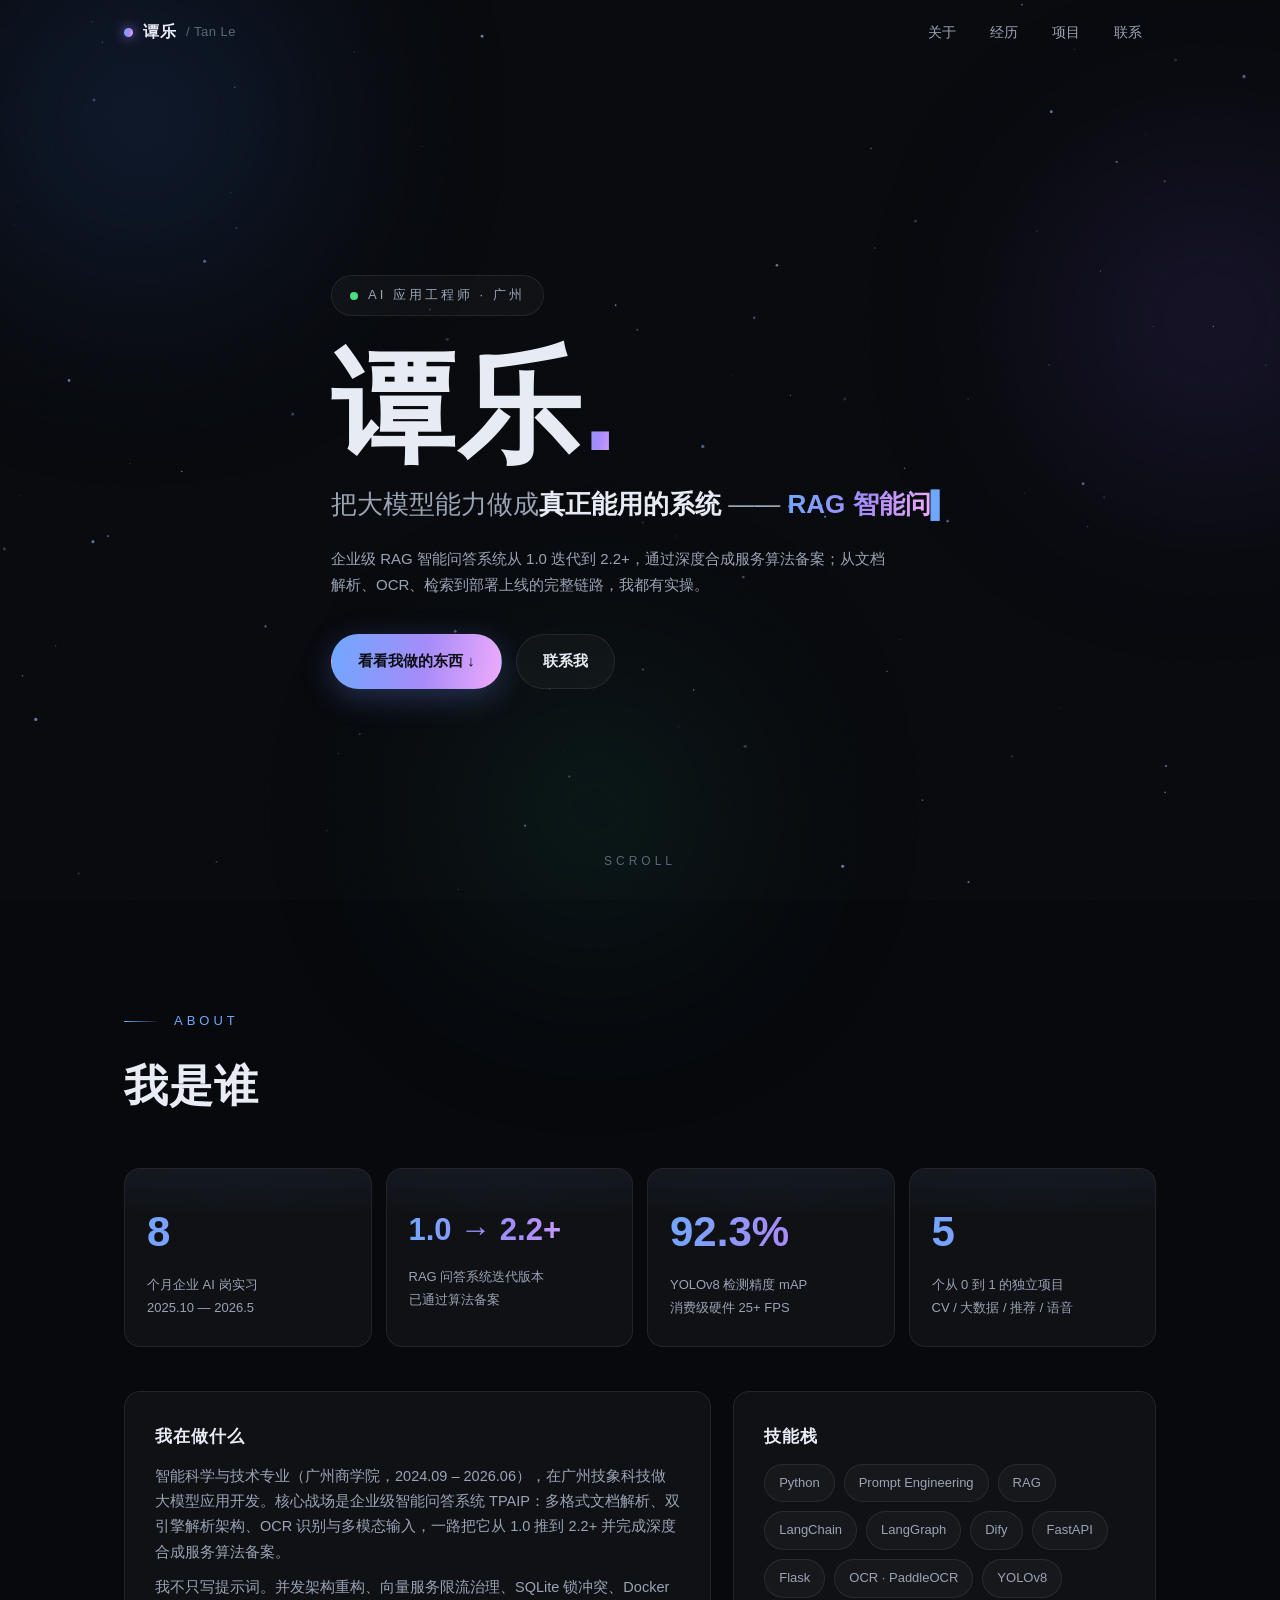
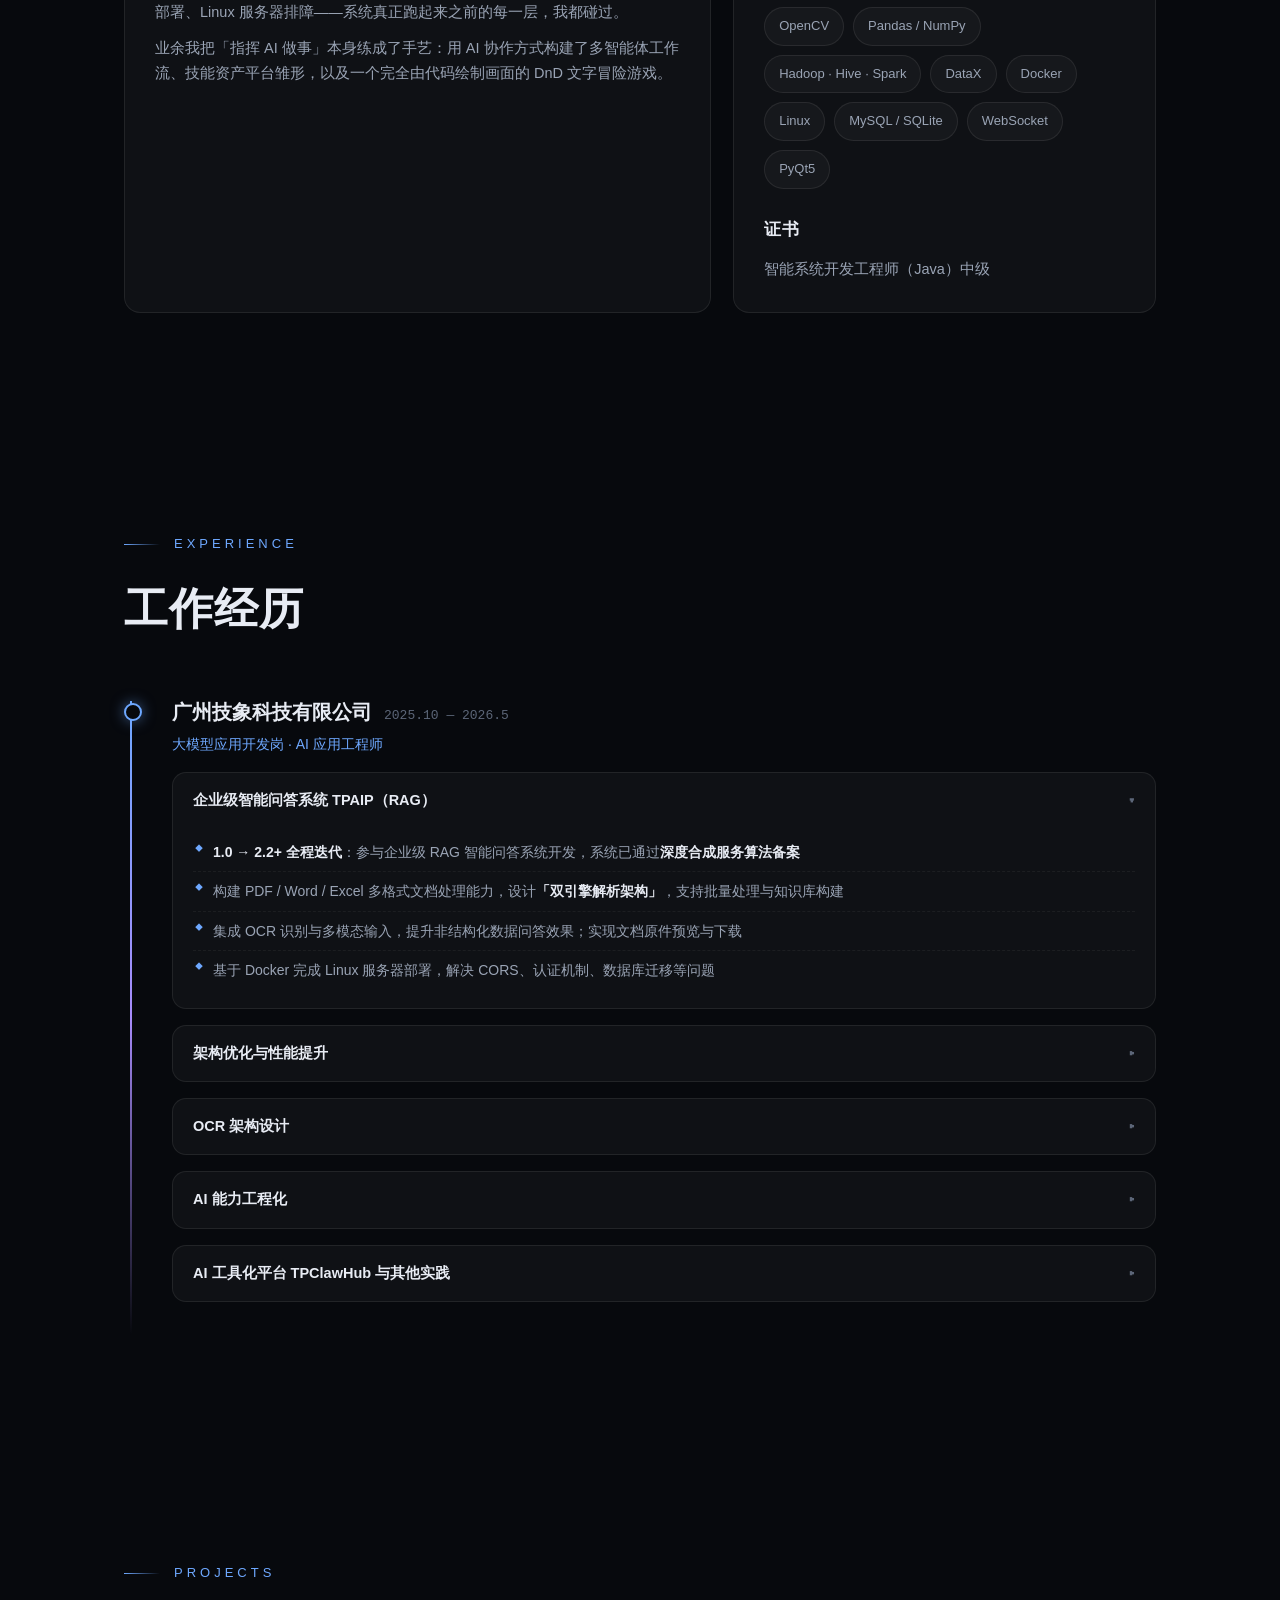
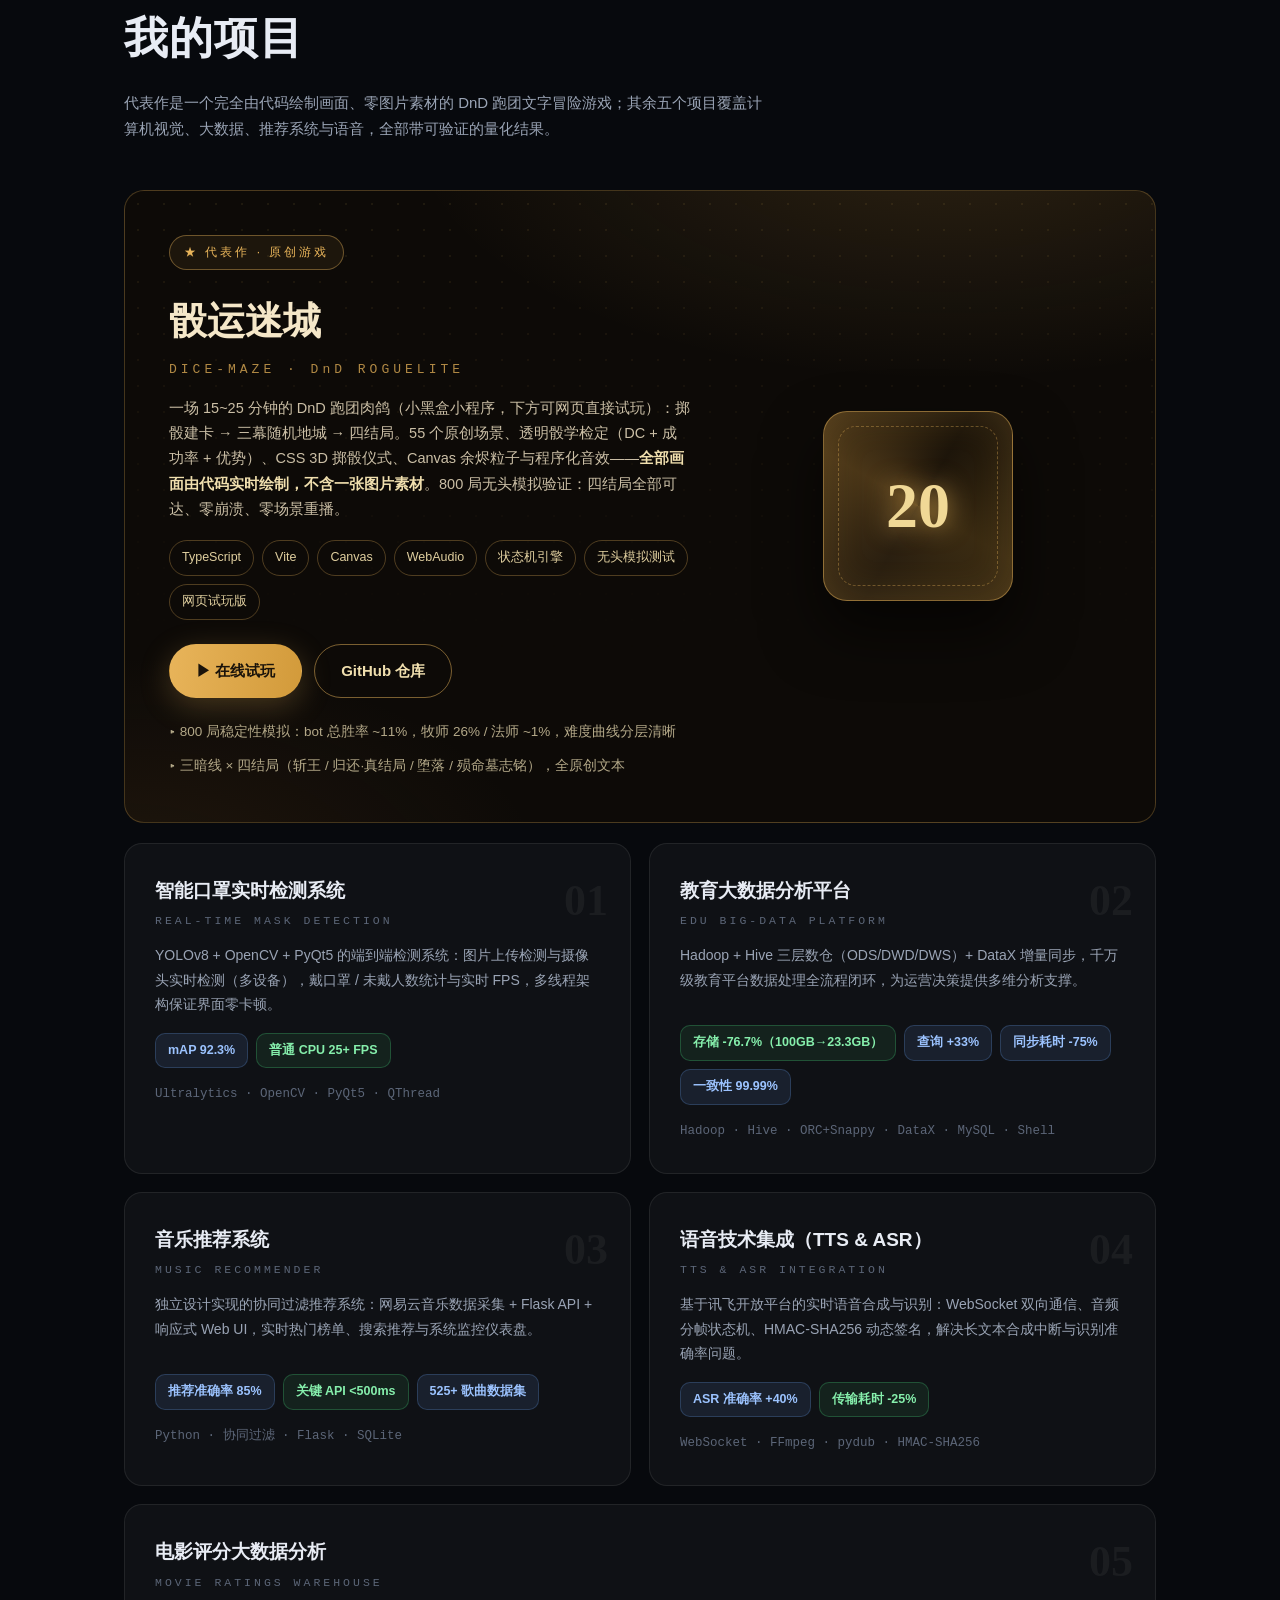
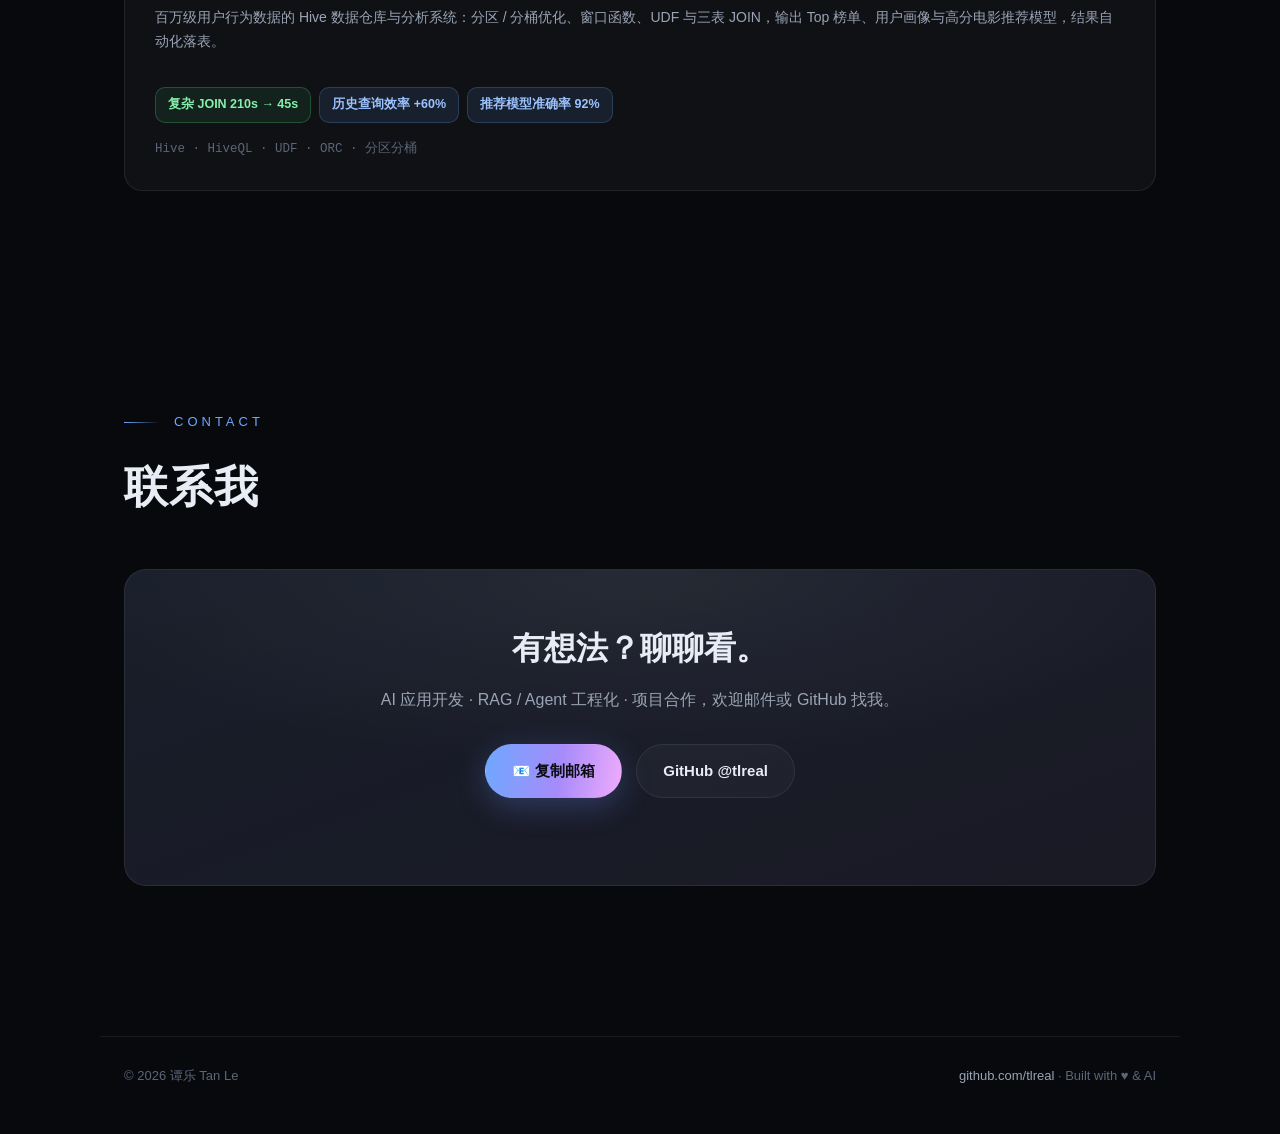
<file: index.html>
<!DOCTYPE html>
<html lang="zh-CN">
<head>
<meta charset="UTF-8">
<meta name="viewport" content="width=device-width, initial-scale=1.0">
<title>谭乐 · AI 应用工程师</title>
<meta name="description" content="谭乐 — AI 应用工程师。大模型应用 / RAG 智能问答 / Agent 工程化 / 计算机视觉 / 大数据。主导企业级 RAG 问答系统 1.0→2.2+ 迭代并通过深度合成服务算法备案。">
<link rel="icon" href="data:image/svg+xml,%3Csvg xmlns='http://www.w3.org/2000/svg' viewBox='0 0 100 100'%3E%3Cdefs%3E%3ClinearGradient id='g' x1='0' y1='0' x2='1' y2='1'%3E%3Cstop offset='0' stop-color='%236ea8ff'/%3E%3Cstop offset='1' stop-color='%23a78bfa'/%3E%3C/linearGradient%3E%3C/defs%3E%3Crect width='100' height='100' rx='22' fill='%230b0e14'/%3E%3Ctext x='50' y='68' font-size='52' font-weight='700' text-anchor='middle' fill='url(%23g)' font-family='sans-serif'%3E乐%3C/text%3E%3C/svg%3E">
<link rel="stylesheet" href="styles.css">
</head>
<body>
<div class="noise"></div>
<canvas id="stars"></canvas>
<div class="glow g1"></div><div class="glow g2"></div><div class="glow g3"></div>

<nav id="nav">
  <div class="nav-in">
    <a class="brand" href="#top"><span class="dot"></span>谭乐<span style="color:var(--dim);font-weight:400;font-size:13px">/ Tan Le</span></a>
    <div class="nav-links">
      <a href="#about">关于</a><a href="#work">经历</a><a href="#projects">项目</a><a href="#contact">联系</a>
    </div>
  </div>
</nav>

<header id="top">
  <div class="wrap">
    <div class="hero-eyebrow reveal"><span class="pulse"></span>AI 应用工程师 · 广州</div>
    <h1 class="hero-name reveal d1">谭乐<span class="grad">.</span></h1>
    <div class="hero-role reveal d2">把大模型能力做成<b>真正能用的系统</b> —— <span class="typed" id="typed"></span><span style="color:var(--acc)">▌</span></div>
    <p class="hero-sub reveal d3">企业级 RAG 智能问答系统从 1.0 迭代到 2.2+，通过深度合成服务算法备案；从文档解析、OCR、检索到部署上线的完整链路，我都有实操。</p>
    <div class="hero-cta reveal d4">
      <a class="btn primary" href="#projects">看看我做的东西 ↓</a>
      <a class="btn ghost" href="#contact">联系我</a>
    </div>
  </div>
  <div class="hero-foot">SCROLL</div>
</header>

<section id="about">
  <div class="wrap">
    <div class="sec-tag reveal">ABOUT</div>
    <h2 class="sec-title reveal d1">我是谁</h2>
    <div class="stats">
      <div class="stat reveal"><div class="num" data-count="8">0</div><div class="lab">个月企业 AI 岗实习<br>2025.10 — 2026.5</div></div>
      <div class="stat reveal d1"><div class="num sm">1.0 → 2.2+</div><div class="lab">RAG 问答系统迭代版本<br>已通过算法备案</div></div>
      <div class="stat reveal d2"><div class="num"><span data-count="92.3" data-dec="1">0</span>%</div><div class="lab">YOLOv8 检测精度 mAP<br>消费级硬件 25+ FPS</div></div>
      <div class="stat reveal d3"><div class="num"><span data-count="5">0</span></div><div class="lab">个从 0 到 1 的独立项目<br>CV / 大数据 / 推荐 / 语音</div></div>
    </div>
    <div class="about-grid">
      <div class="about-card reveal">
        <h3>我在做什么</h3>
        <p>智能科学与技术专业（广州商学院，2024.09 – 2026.06），在广州技象科技做大模型应用开发。核心战场是企业级智能问答系统 TPAIP：多格式文档解析、双引擎解析架构、OCR 识别与多模态输入，一路把它从 1.0 推到 2.2+ 并完成深度合成服务算法备案。</p>
        <p>我不只写提示词。并发架构重构、向量服务限流治理、SQLite 锁冲突、Docker 部署、Linux 服务器排障——系统真正跑起来之前的每一层，我都碰过。</p>
        <p>业余我把「指挥 AI 做事」本身练成了手艺：用 AI 协作方式构建了多智能体工作流、技能资产平台雏形，以及一个完全由代码绘制画面的 DnD 文字冒险游戏。</p>
      </div>
      <div class="about-card reveal d1">
        <h3>技能栈</h3>
        <div class="chips">
          <span class="chip">Python</span><span class="chip">Prompt Engineering</span><span class="chip">RAG</span><span class="chip">LangChain</span><span class="chip">LangGraph</span><span class="chip">Dify</span><span class="chip">FastAPI</span><span class="chip">Flask</span><span class="chip">OCR · PaddleOCR</span><span class="chip">YOLOv8</span><span class="chip">OpenCV</span><span class="chip">Pandas / NumPy</span><span class="chip">Hadoop · Hive · Spark</span><span class="chip">DataX</span><span class="chip">Docker</span><span class="chip">Linux</span><span class="chip">MySQL / SQLite</span><span class="chip">WebSocket</span><span class="chip">PyQt5</span>
        </div>
        <h3 style="margin-top:26px">证书</h3>
        <p style="margin-bottom:0">智能系统开发工程师（Java）中级</p>
      </div>
    </div>
  </div>
</section>

<section id="work">
  <div class="wrap">
    <div class="sec-tag reveal">EXPERIENCE</div>
    <h2 class="sec-title reveal d1">工作经历</h2>
    <div class="timeline">
      <div class="t-item reveal">
        <div class="t-head"><h3>广州技象科技有限公司</h3><span class="when">2025.10 — 2026.5</span></div>
        <div class="t-role">大模型应用开发岗 · AI 应用工程师</div>
        <details class="t-block" open>
          <summary>企业级智能问答系统 TPAIP（RAG）<span class="arr">▸</span></summary>
          <div class="t-body"><ul>
            <li><b>1.0 → 2.2+ 全程迭代</b>：参与企业级 RAG 智能问答系统开发，系统已通过<b>深度合成服务算法备案</b></li>
            <li>构建 PDF / Word / Excel 多格式文档处理能力，设计<b>「双引擎解析架构」</b>，支持批量处理与知识库构建</li>
            <li>集成 OCR 识别与多模态输入，提升非结构化数据问答效果；实现文档原件预览与下载</li>
            <li>基于 Docker 完成 Linux 服务器部署，解决 CORS、认证机制、数据库迁移等问题</li>
          </ul></div>
        </details>
        <details class="t-block">
          <summary>架构优化与性能提升<span class="arr">▸</span></summary>
          <div class="t-body"><ul>
            <li>重构并发处理架构：<b>多进程 Worker + 线程池</b>，显著提升高并发处理能力</li>
            <li>解决向量服务限流（403）：设计<b>请求限速与重试机制</b>，提升系统稳定性</li>
            <li>重构任务队列与数据库事务机制，解决 <b>SQLite 锁冲突</b>；构建文档处理队列与异步机制，平衡一致性与吞吐</li>
          </ul></div>
        </details>
        <details class="t-block">
          <summary>OCR 架构设计<span class="arr">▸</span></summary>
          <div class="t-body"><ul>
            <li>设计并落地<b>「远程 OCR 服务架构」</b>：FastAPI 部署 OCR 服务，本地 / 远程自动切换与容错</li>
            <li>完成本机 OCR / 远程 OCR / DeepSeek-OCR 多方案对比，输出测试报告并确定最优路线</li>
            <li>明确 PaddleOCR 与 DeepSeek-OCR 分工，实现能力分层组合；高并发与复杂 PDF 场景下达到<b>可生产级</b>成功率与响应性能</li>
          </ul></div>
        </details>
        <details class="t-block">
          <summary>AI 能力工程化<span class="arr">▸</span></summary>
          <div class="t-body"><ul>
            <li>调研对比 <b>LangChain / LangGraph / Dify</b>，输出技术选型与演进分析文档</li>
            <li>拆解 Agent 执行机制，形成技术文档并完成团队分享；将 AI 能力工程化为可复用模块</li>
          </ul></div>
        </details>
        <details class="t-block">
          <summary>AI 工具化平台 TPClawHub 与其他实践<span class="arr">▸</span></summary>
          <div class="t-body"><ul>
            <li>参与设计开发 <b>TPClawHub（Skills 管理平台）</b>，实现 AI 能力资产化与复用</li>
            <li>开发 <b>File2Skills</b>：多格式文档 → skills.zip 自动转换（LLM 语义拆分 + OCR）；重构 Skill 创建流程为结构化表单 + Validator</li>
            <li>打通 Skills 全链路「创建→审核→优化→发布→使用」，实现 CLI 多源加载与 GitLab 自动备份</li>
            <li>搭建低空无人机展示平台（<b>MQTT → InfluxDB → 前端可视化</b>完整数据链路）；支持算法备案材料整理与 AI 系统合规建设</li>
          </ul></div>
        </details>
      </div>
    </div>
  </div>
</section>

<section id="projects">
  <div class="wrap">
    <div class="sec-tag reveal">PROJECTS</div>
    <h2 class="sec-title reveal d1">我的项目</h2>
    <p class="sec-desc reveal d2">代表作是一个完全由代码绘制画面、零图片素材的 DnD 跑团文字冒险游戏；其余五个项目覆盖计算机视觉、大数据、推荐系统与语音，全部带可验证的量化结果。</p>

    <div class="proj-hero reveal">
      <div class="ph-in">
        <div>
          <span class="ph-badge">★ 代表作 · 原创游戏</span>
          <h3>骰运迷城</h3>
          <div class="ph-en">DICE-MAZE · DnD ROGUELITE</div>
          <p class="desc">一场 15~25 分钟的 DnD 跑团肉鸽（小黑盒小程序，下方可网页直接试玩）：掷骰建卡 → 三幕随机地城 → 四结局。55 个原创场景、透明骰学检定（DC + 成功率 + 优势）、CSS 3D 掷骰仪式、Canvas 余烬粒子与程序化音效——<b style="color:#f0dfae">全部画面由代码实时绘制，不含一张图片素材</b>。800 局无头模拟验证：四结局全部可达、零崩溃、零场景重播。</p>
          <div class="ph-tags"><span>TypeScript</span><span>Vite</span><span>Canvas</span><span>WebAudio</span><span>状态机引擎</span><span>无头模拟测试</span><span>网页试玩版</span></div>
          <div class="ph-actions">
            <a class="btn gold" href="/dice-maze/" target="_blank" rel="noopener">▶ 在线试玩</a>
            <a class="btn outline-gold" href="https://github.com/tlreal/dice-maze" target="_blank" rel="noopener">GitHub 仓库</a>
          </div>
          <div class="ph-meta"><span>▸ 800 局稳定性模拟：bot 总胜率 ~11%，牧师 26% / 法师 ~1%，难度曲线分层清晰</span><span>▸ 三暗线 × 四结局（斩王 / 归还·真结局 / 堕落 / 殒命墓志铭），全原创文本</span></div>
        </div>
        <div class="dice-visual"><div class="d20-wrap"><div class="d20"><span>20</span></div></div></div>
      </div>
    </div>

    <div class="grid2">
      <div class="proj reveal"><span class="idx">01</span>
        <h3>智能口罩实时检测系统</h3><div class="en">REAL-TIME MASK DETECTION</div>
        <p>YOLOv8 + OpenCV + PyQt5 的端到端检测系统：图片上传检测与摄像头实时检测（多设备），戴口罩 / 未戴人数统计与实时 FPS，多线程架构保证界面零卡顿。</p>
        <div class="metrics"><span class="metric">mAP 92.3%</span><span class="metric g">普通 CPU 25+ FPS</span></div>
        <div class="stack">Ultralytics · OpenCV · PyQt5 · QThread</div>
      </div>
      <div class="proj reveal d1"><span class="idx">02</span>
        <h3>教育大数据分析平台</h3><div class="en">EDU BIG-DATA PLATFORM</div>
        <p>Hadoop + Hive 三层数仓（ODS/DWD/DWS）+ DataX 增量同步，千万级教育平台数据处理全流程闭环，为运营决策提供多维分析支撑。</p>
        <div class="metrics"><span class="metric g">存储 -76.7%（100GB→23.3GB）</span><span class="metric">查询 +33%</span><span class="metric">同步耗时 -75%</span><span class="metric">一致性 99.99%</span></div>
        <div class="stack">Hadoop · Hive · ORC+Snappy · DataX · MySQL · Shell</div>
      </div>
      <div class="proj reveal"><span class="idx">03</span>
        <h3>音乐推荐系统</h3><div class="en">MUSIC RECOMMENDER</div>
        <p>独立设计实现的协同过滤推荐系统：网易云音乐数据采集 + Flask API + 响应式 Web UI，实时热门榜单、搜索推荐与系统监控仪表盘。</p>
        <div class="metrics"><span class="metric">推荐准确率 85%</span><span class="metric g">关键 API &lt;500ms</span><span class="metric">525+ 歌曲数据集</span></div>
        <div class="stack">Python · 协同过滤 · Flask · SQLite</div>
      </div>
      <div class="proj reveal d1"><span class="idx">04</span>
        <h3>语音技术集成（TTS &amp; ASR）</h3><div class="en">TTS &amp; ASR INTEGRATION</div>
        <p>基于讯飞开放平台的实时语音合成与识别：WebSocket 双向通信、音频分帧状态机、HMAC-SHA256 动态签名，解决长文本合成中断与识别准确率问题。</p>
        <div class="metrics"><span class="metric">ASR 准确率 +40%</span><span class="metric g">传输耗时 -25%</span></div>
        <div class="stack">WebSocket · FFmpeg · pydub · HMAC-SHA256</div>
      </div>
      <div class="proj reveal" style="grid-column:1/-1"><span class="idx">05</span>
        <h3>电影评分大数据分析</h3><div class="en">MOVIE RATINGS WAREHOUSE</div>
        <p>百万级用户行为数据的 Hive 数据仓库与分析系统：分区 / 分桶优化、窗口函数、UDF 与三表 JOIN，输出 Top 榜单、用户画像与高分电影推荐模型，结果自动化落表。</p>
        <div class="metrics"><span class="metric g">复杂 JOIN 210s → 45s</span><span class="metric">历史查询效率 +60%</span><span class="metric">推荐模型准确率 92%</span></div>
        <div class="stack">Hive · HiveQL · UDF · ORC · 分区分桶</div>
      </div>
    </div>
  </div>
</section>

<section id="contact">
  <div class="wrap">
    <div class="sec-tag reveal">CONTACT</div>
    <h2 class="sec-title reveal d1">联系我</h2>
    <div class="contact-box reveal d1">
      <h3>有想法？聊聊看。</h3>
      <p>AI 应用开发 · RAG / Agent 工程化 · 项目合作，欢迎邮件或 GitHub 找我。</p>
      <div class="contact-actions">
        <button class="btn primary" id="copyMail">📧 复制邮箱</button>
        <a class="btn ghost" href="https://github.com/tlreal" target="_blank" rel="noopener">GitHub @tlreal</a>
      </div>
      <div class="copy-tip" id="copyTip">已复制到剪贴板 ✓</div>
    </div>
  </div>
</section>

<footer>
  <div class="wrap">
    <span>© 2026 谭乐 Tan Le</span>
    <span><a href="https://github.com/tlreal" target="_blank" rel="noopener">github.com/tlreal</a> · Built with ♥ &amp; AI</span>
  </div>
</footer>

<script src="app.js"></script>
</body>
</html>
</file>
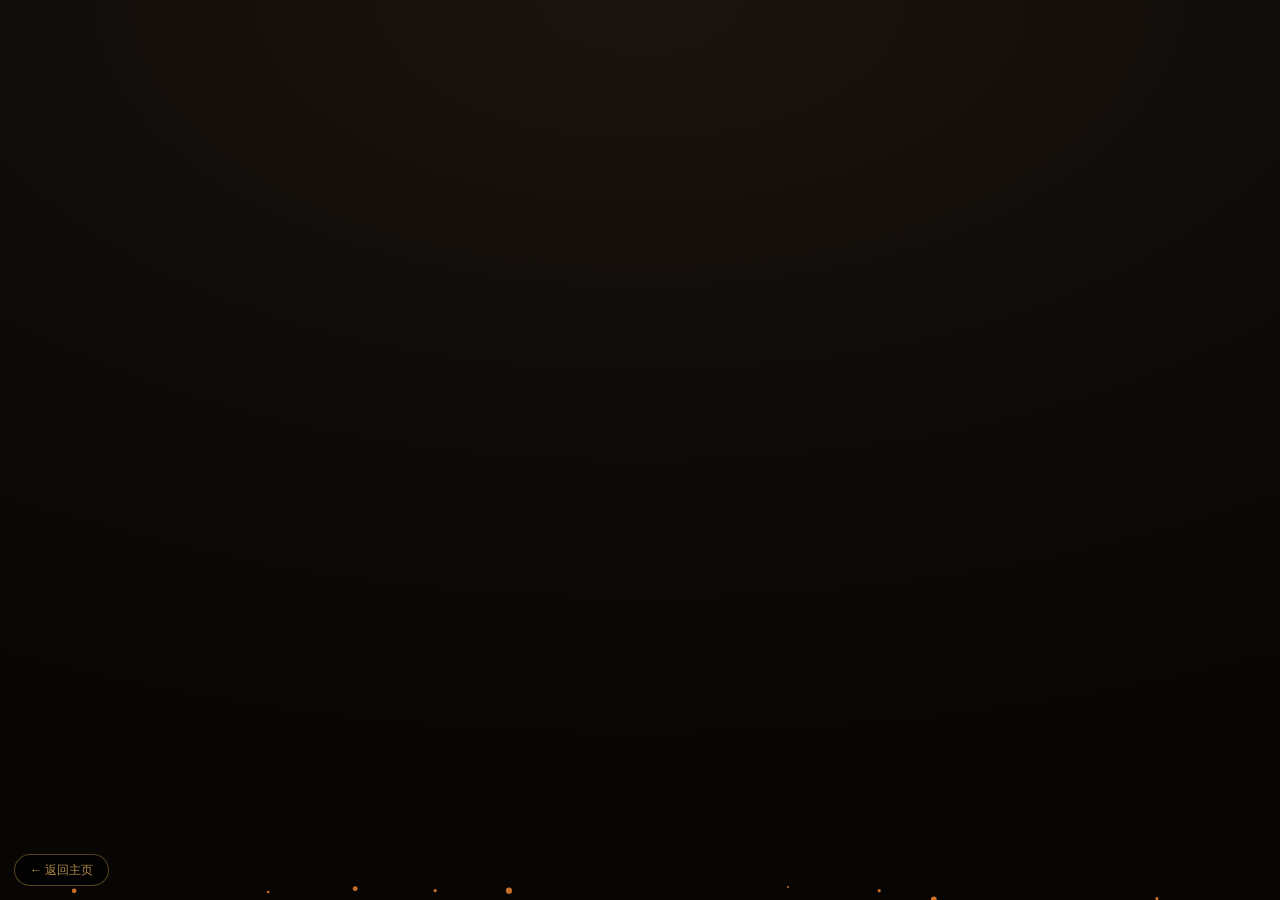
<file: dice-maze/index.html>
<!doctype html>
<html lang="zh-CN">
<head>
<meta charset="UTF-8">
<meta name="viewport" content="width=device-width, initial-scale=1.0, viewport-fit=cover, user-scalable=no">
<title>骰运迷城 · 在线试玩 — 谭乐</title>
<meta name="description" content="骰运迷城——一场 15~25 分钟的 DnD 跑团肉鸽文字冒险。完全由代码绘制画面的网页试玩版。">
<style>
  html, body { height: 100%; margin: 0; background: #0d0a08; overflow: hidden; }
  #game { width: 100%; height: 100%; border: none; display: block; }
  .back {
    position: fixed; left: 14px; bottom: 14px; z-index: 99;
    font: 12px/1 -apple-system,"PingFang SC","Microsoft YaHei",sans-serif;
    color: rgba(232,180,90,.75); text-decoration: none;
    border: 1px solid rgba(232,180,90,.35); padding: 9px 15px; border-radius: 99px;
    background: rgba(0,0,0,.55); backdrop-filter: blur(6px);
    -webkit-backdrop-filter: blur(6px);
    transition: color .2s, border-color .2s;
  }
  .back:hover { color: #f0dfae; border-color: rgba(232,180,90,.7); }
</style>
</head>
<body>
<iframe id="game" title="骰运迷城" allow="autoplay"></iframe>
<a class="back" href="/">← 返回主页</a>
<script>
  // 网页试玩壳：
  // 1) 为内嵌游戏生成一次性 nonce 并注入 hb_mini_bridge_nonce 参数
  // 2) 扮演宿主，应答 hb-sdk 的 runtime gate 探测（同官方 QA 挂具机制）
  var nonce = (window.crypto && crypto.randomUUID) ? crypto.randomUUID().replace(/-/g, '') : ('web' + Date.now());
  document.getElementById('game').src = 'app/index.html?hb_mini_bridge_nonce=' + nonce;
  window.addEventListener('message', function (e) {
    var d = e.data;
    if (!d || d.type !== 'request' || !e.source) return;
    if (d.method === 'runtime.gate.probe') {
      e.source.postMessage({
        namespace: d.namespace,
        version: d.version,
        nonce: d.nonce,
        type: 'response',
        id: d.id,
        method: d.method,
        payload: { ready: true }
      }, '*');
    }
  });
</script>
</body>
</html>
</file>
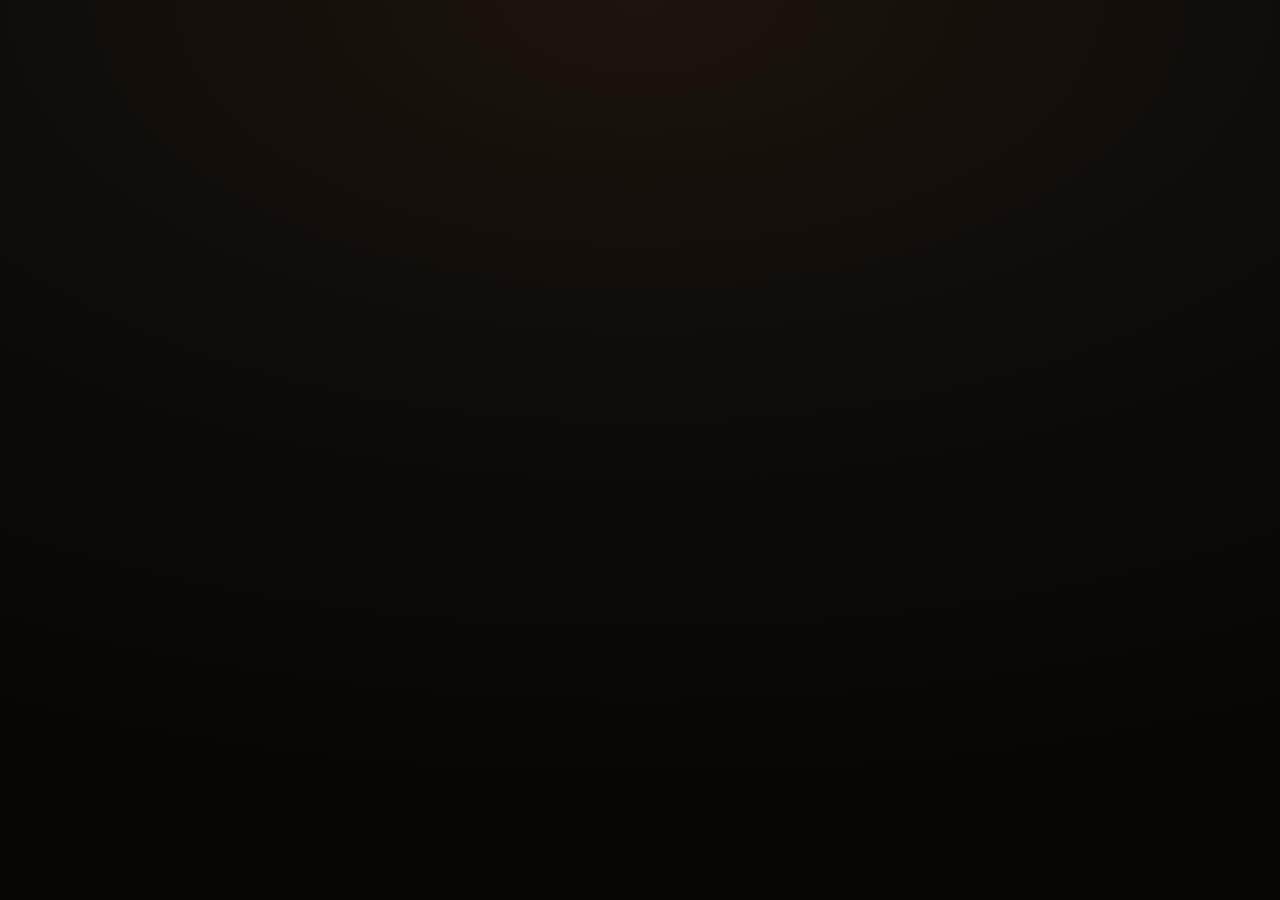
<file: dice-maze/app/index.html>
<!DOCTYPE html><html lang="zh-CN"><head><meta http-equiv="Content-Security-Policy" content="default-src 'none'; connect-src 'none'; script-src 'self' 'unsafe-inline' https://xiaoheihe.cn https://*.xiaoheihe.cn https://max-c.com https://*.max-c.com https://debugmode.cn https://*.debugmode.cn https://maxjia.com https://*.maxjia.com; style-src 'self' 'unsafe-inline' https://xiaoheihe.cn https://*.xiaoheihe.cn https://max-c.com https://*.max-c.com https://debugmode.cn https://*.debugmode.cn https://maxjia.com https://*.maxjia.com; img-src 'self' data: blob: https://xiaoheihe.cn https://*.xiaoheihe.cn https://max-c.com https://*.max-c.com https://debugmode.cn https://*.debugmode.cn https://maxjia.com https://*.maxjia.com; font-src 'self' data: https://xiaoheihe.cn https://*.xiaoheihe.cn https://max-c.com https://*.max-c.com https://debugmode.cn https://*.debugmode.cn https://maxjia.com https://*.maxjia.com; media-src 'self' blob: https://xiaoheihe.cn https://*.xiaoheihe.cn https://max-c.com https://*.max-c.com https://debugmode.cn https://*.debugmode.cn https://maxjia.com https://*.maxjia.com; manifest-src 'self'; frame-src 'none'; child-src 'none'; worker-src 'none'; object-src 'none'; form-action 'none'; base-uri 'none'" data-heybox-platform-csp=""><script data-heybox-runtime-gate="" data-heybox-runtime-gate-bootstrap="">(()=>{const N="heybox:miniprogram",V=2,M="runtime.gate.probe",Q="hb_mini_bridge_nonce",I="data-heybox-runtime-gate-script",S="data-heybox-runtime-gate-src",T="data-heybox-runtime-gate-type",P="data-heybox-runtime-gate-modulepreload",G="data-heybox-runtime-gate-style";const n=new URL(location.href).searchParams.get(Q)||'',p=document.referrer?new URL(document.referrer).origin:'',id=crypto.randomUUID?crypto.randomUUID():Date.now().toString(36)+Math.random().toString(36).slice(2);let ok=false,done=false;const stop=()=>{clearInterval(retry);clearTimeout(timeout);removeEventListener('message',receive)},clearGateStyle=()=>{const e=document.querySelector('style['+G+']');if(e)e.remove()};const restore=()=>{if(done)return;done=true;document.querySelectorAll('link['+P+']').forEach(e=>{e.rel='modulepreload';e.href=e.getAttribute(P)||'';e.removeAttribute(P)});document.querySelectorAll('script['+I+']').forEach(e=>{const s=document.createElement('script');for(const a of e.attributes){if(![I,S,T,'type'].includes(a.name))s.setAttribute(a.name,a.value)}const t=e.getAttribute(T),src=e.getAttribute(S);if(t!==null)s.type=t;if(src!==null)s.src=src;if((t===null||t==='text/javascript')&&!e.hasAttribute('async'))s.async=false;s.textContent=e.textContent;e.replaceWith(s)});clearGateStyle()};const unlock=()=>{ok=true;stop();if(document.readyState==='loading')addEventListener('DOMContentLoaded',restore,{once:true});else restore()};const fail=()=>{if(ok||done)return;done=true;stop();const b=document.body;if(!b)return;while(b.firstChild)b.removeChild(b.firstChild);const box=document.createElement('main');box.style.cssText='min-height:100vh;display:flex;flex-direction:column;align-items:center;justify-content:center;box-sizing:border-box;padding:24px;text-align:center;font-family:-apple-system,BlinkMacSystemFont,Segoe UI,sans-serif;color:#25272a';const title=document.createElement('h1');title.textContent='请在小黑盒 APP 内打开';title.style.cssText='margin:0 0 12px;font-size:20px;font-weight:600';const text=document.createElement('p');text.textContent='当前页面仅支持在小黑盒 APP 中使用';text.style.cssText='margin:0;font-size:14px;color:#64696e';box.appendChild(title);box.appendChild(text);b.appendChild(box);clearGateStyle()};const receive=e=>{const d=e.data;if(e.source!==parent||(p&&e.origin!==p)||!d||d.namespace!==N||d.version!==V||d.nonce!==n||d.type!=='response'||d.id!==id||d.method!==M||d.error||!d.payload||d.payload.ready!==true)return;unlock()};addEventListener('message',receive);const probe=()=>{if(n&&parent!==window)parent.postMessage({namespace:N,version:V,nonce:n,type:'request',id,method:M},p||'*')};const retry=setInterval(probe,250),timeout=setTimeout(fail,3000);probe()})();</script><style data-heybox-runtime-gate="" data-heybox-runtime-gate-style="">body{visibility:hidden!important}</style>
    <meta charset="UTF-8">
    <meta name="viewport" content="width=device-width, initial-scale=1.0, viewport-fit=cover, user-scalable=no">
    <title>骰运迷城</title>
    <script type="text/heybox-runtime-gated" crossorigin="" data-heybox-runtime-gate-script="" data-heybox-runtime-gate-type="module" data-heybox-runtime-gate-src="./assets/index-C4ZJI3Vm.js"></script>
    <link rel="stylesheet" crossorigin="" href="./assets/index-C3bdNx2X.css">
  </head>
  <body>
    <div id="app"></div>
    <div id="flash-layer"></div>
    <div id="vignette-layer"></div>

  

</body></html>
</file>
<file: styles.css>
/* 谭乐 · 个人主页 — dark premium */
:root{
  --bg:#07090d; --bg2:#0b0e14; --ink:#e8ecf4; --sub:#9aa4b5; --dim:#5c6678;
  --line:rgba(255,255,255,.08); --card:rgba(255,255,255,.035); --card2:rgba(255,255,255,.06);
  --acc:#6ea8ff; --acc2:#a78bfa; --gold:#e8b45a;
  --grad:linear-gradient(100deg,#6ea8ff,#a78bfa 55%,#f0abfc);
  --radius:16px;
}
*{margin:0;padding:0;box-sizing:border-box}
html{scroll-behavior:smooth}
body{
  background:var(--bg); color:var(--ink); line-height:1.75; overflow-x:hidden;
  font-family:-apple-system,BlinkMacSystemFont,"Segoe UI","PingFang SC","HarmonyOS Sans SC","MiSans","Microsoft YaHei UI","Microsoft YaHei",sans-serif;
  -webkit-font-smoothing:antialiased; text-rendering:optimizeLegibility;
}
::selection{background:rgba(110,168,255,.35)}
::-webkit-scrollbar{width:10px}
::-webkit-scrollbar-thumb{background:#232a36;border-radius:8px}
::-webkit-scrollbar-track{background:transparent}
a{color:inherit;text-decoration:none}
img{max-width:100%}
.wrap{max-width:1080px;margin:0 auto;padding:0 24px}

/* ---- noise + aurora backdrop ---- */
.noise{position:fixed;inset:0;pointer-events:none;z-index:3;opacity:.05;
  background-image:url("data:image/svg+xml,%3Csvg xmlns='http://www.w3.org/2000/svg' width='160' height='160'%3E%3Cfilter id='n'%3E%3CfeTurbulence type='fractalNoise' baseFrequency='0.9' numOctaves='2'/%3E%3C/filter%3E%3Crect width='100%25' height='100%25' filter='url(%23n)' opacity='0.6'/%3E%3C/svg%3E")}
#stars{position:fixed;inset:0;z-index:0;pointer-events:none}
.glow{position:fixed;z-index:0;pointer-events:none;border-radius:50%;filter:blur(90px);opacity:.5}
.glow.g1{width:520px;height:520px;top:-140px;left:-120px;background:radial-gradient(circle,#1d3a6e,transparent 65%)}
.glow.g2{width:460px;height:460px;top:10%;right:-160px;background:radial-gradient(circle,#3b2a6e,transparent 65%)}
.glow.g3{width:420px;height:420px;bottom:-120px;left:30%;background:radial-gradient(circle,#123a33,transparent 65%)}

/* ---- nav ---- */
nav{position:fixed;top:0;left:0;right:0;z-index:50;transition:background .3s,border-color .3s;border-bottom:1px solid transparent}
nav.scrolled{background:rgba(7,9,13,.72);backdrop-filter:blur(14px);-webkit-backdrop-filter:blur(14px);border-color:var(--line)}
.nav-in{max-width:1080px;margin:0 auto;padding:0 24px;height:64px;display:flex;align-items:center;justify-content:space-between}
.brand{font-weight:700;letter-spacing:.5px;display:flex;align-items:center;gap:10px}
.brand .dot{width:9px;height:9px;border-radius:50%;background:var(--grad);box-shadow:0 0 12px rgba(167,139,250,.8)}
.nav-links{display:flex;gap:6px;font-size:14px;color:var(--sub)}
.nav-links a{padding:8px 14px;border-radius:99px;transition:color .2s,background .2s}
.nav-links a:hover{color:var(--ink);background:var(--card2)}

/* ---- hero ---- */
header{position:relative;z-index:1;min-height:100svh;display:flex;align-items:center;padding-top:64px}
.hero-eyebrow{display:inline-flex;align-items:center;gap:10px;font-size:13px;letter-spacing:3px;color:var(--sub);border:1px solid var(--line);padding:8px 18px;border-radius:99px;background:rgba(255,255,255,.03)}
.hero-eyebrow .pulse{width:8px;height:8px;border-radius:50%;background:#4ade80;box-shadow:0 0 0 0 rgba(74,222,128,.6);animation:pulse 2s infinite}
@keyframes pulse{70%{box-shadow:0 0 0 9px rgba(74,222,128,0)}100%{box-shadow:0 0 0 0 rgba(74,222,128,0)}}
h1.hero-name{font-size:clamp(56px,11vw,124px);font-weight:800;letter-spacing:2px;line-height:1.05;margin:26px 0 10px}
h1 .grad{background:var(--grad);-webkit-background-clip:text;background-clip:text;color:transparent}
.hero-role{font-size:clamp(18px,3vw,26px);color:var(--sub);font-weight:500;min-height:1.6em}
.hero-role b{color:var(--ink);font-weight:600}
.typed{color:transparent;background:var(--grad);-webkit-background-clip:text;background-clip:text;font-weight:700}
.hero-sub{margin-top:18px;max-width:560px;color:var(--sub);font-size:15px}
.hero-cta{margin-top:36px;display:flex;gap:14px;flex-wrap:wrap}
.btn{display:inline-flex;align-items:center;gap:9px;padding:13px 26px;border-radius:99px;font-size:15px;font-weight:600;border:1px solid transparent;cursor:pointer;transition:transform .2s,box-shadow .2s,background .2s;font-family:inherit}
.btn.primary{background:var(--grad);color:#0b0e14;box-shadow:0 8px 30px rgba(110,140,255,.28)}
.btn.primary:hover{transform:translateY(-2px);box-shadow:0 14px 40px rgba(140,120,255,.4)}
.btn.ghost{border-color:var(--line);color:var(--ink);background:rgba(255,255,255,.03)}
.btn.ghost:hover{transform:translateY(-2px);background:var(--card2);border-color:rgba(255,255,255,.2)}
.hero-foot{position:absolute;bottom:28px;left:50%;transform:translateX(-50%);color:var(--dim);font-size:12px;letter-spacing:4px;animation:bob 2.2s ease-in-out infinite}
@keyframes bob{50%{transform:translate(-50%,8px)}}

/* ---- sections ---- */
section{position:relative;z-index:1;padding:110px 0}
.sec-tag{display:flex;align-items:center;gap:14px;color:var(--acc);font-size:13px;letter-spacing:4px;margin-bottom:14px}
.sec-tag::before{content:"";width:36px;height:1px;background:linear-gradient(90deg,var(--acc),transparent)}
h2.sec-title{font-size:clamp(30px,4.6vw,44px);font-weight:800;letter-spacing:1px;margin-bottom:14px}
.sec-desc{color:var(--sub);max-width:640px;font-size:15px}

/* ---- stats ---- */
.stats{display:grid;grid-template-columns:repeat(4,1fr);gap:14px;margin-top:44px}
.stat{background:var(--card);border:1px solid var(--line);border-radius:var(--radius);padding:26px 22px;position:relative;overflow:hidden}
.stat::after{content:"";position:absolute;inset:0;background:radial-gradient(420px 120px at 50% -40%,rgba(110,168,255,.14),transparent);pointer-events:none}
.stat .num{font-size:clamp(30px,4vw,42px);font-weight:800;background:var(--grad);-webkit-background-clip:text;background-clip:text;color:transparent;font-variant-numeric:tabular-nums}
.stat .num.sm{font-size:clamp(24px,2.8vw,31px);padding:8px 0 3px}
.stat .lab{color:var(--sub);font-size:13px;margin-top:6px}

/* ---- about ---- */
.about-grid{display:grid;grid-template-columns:1.25fr .9fr;gap:22px;margin-top:44px}
.about-card{background:var(--card);border:1px solid var(--line);border-radius:var(--radius);padding:30px}
.about-card h3{font-size:17px;margin-bottom:12px;letter-spacing:1px}
.about-card p{color:var(--sub);font-size:14.5px;margin-bottom:10px}
.chips{display:flex;flex-wrap:wrap;gap:9px;margin-top:8px}
.chip{font-size:13px;color:var(--sub);border:1px solid var(--line);background:rgba(255,255,255,.03);padding:7px 14px;border-radius:99px;transition:color .2s,border-color .2s}
.chip:hover{color:var(--ink);border-color:rgba(110,168,255,.5)}

/* ---- timeline ---- */
.timeline{margin-top:48px;position:relative;padding-left:30px}
.timeline::before{content:"";position:absolute;left:6px;top:6px;bottom:6px;width:2px;background:linear-gradient(180deg,var(--acc),var(--acc2),transparent)}
.t-item{position:relative;padding:0 0 40px 18px}
.t-item::before{content:"";position:absolute;left:-30px;top:8px;width:14px;height:14px;border-radius:50%;background:var(--bg);border:2px solid var(--acc);box-shadow:0 0 14px rgba(110,168,255,.5)}
.t-item::after{content:"";position:absolute;left:-25px;top:28px;bottom:-6px;width:1px;background:var(--line)}
.t-item:last-child::after{display:none}
.t-head{display:flex;flex-wrap:wrap;align-items:baseline;gap:12px}
.t-head h3{font-size:20px;font-weight:700}
.t-head .when{color:var(--dim);font-size:13px;font-family:ui-monospace,Consolas,monospace}
.t-role{color:var(--acc);font-size:14px;margin-top:2px}
.t-block{margin-top:16px;background:var(--card);border:1px solid var(--line);border-radius:14px;overflow:hidden}
.t-block summary{cursor:pointer;list-style:none;padding:15px 20px;font-size:14.5px;font-weight:600;color:var(--ink);display:flex;align-items:center;justify-content:space-between;gap:10px}
.t-block summary::-webkit-details-marker{display:none}
.t-block summary .arr{transition:transform .25s;color:var(--dim)}
.t-block[open] summary .arr{transform:rotate(90deg)}
.t-block summary:hover{background:var(--card2)}
.t-body{padding:4px 20px 18px;color:var(--sub);font-size:14px}
.t-body ul{list-style:none}
.t-body li{padding:7px 0 7px 20px;position:relative;border-top:1px dashed rgba(255,255,255,.05)}
.t-body li:first-child{border-top:none}
.t-body li::before{content:"◆";position:absolute;left:2px;top:9px;font-size:8px;color:var(--acc)}
.t-body b{color:var(--ink);font-weight:600}

/* ---- projects ---- */
.proj-hero{margin-top:48px;border-radius:20px;overflow:hidden;position:relative;border:1px solid rgba(232,180,90,.25);background:
  radial-gradient(900px 420px at 80% -10%,rgba(232,180,90,.14),transparent 60%),
  radial-gradient(700px 380px at 0% 110%,rgba(120,80,40,.18),transparent 60%),
  #0d0a07}
.proj-hero::before{content:"";position:absolute;inset:0;background-image:radial-gradient(rgba(232,180,90,.09) 1px,transparent 1px);background-size:26px 26px;mask-image:linear-gradient(180deg,#000,transparent 75%)}
.ph-in{position:relative;padding:44px;display:grid;grid-template-columns:1.15fr .85fr;gap:34px}
.ph-badge{display:inline-flex;align-items:center;gap:8px;font-size:12px;letter-spacing:3px;color:var(--gold);border:1px solid rgba(232,180,90,.4);padding:6px 14px;border-radius:99px;background:rgba(232,180,90,.07)}
.ph-in h3{font-size:clamp(26px,3.6vw,38px);font-weight:800;margin:18px 0 4px;color:#f5e7c8}
.ph-en{color:rgba(232,180,90,.75);font-size:13px;letter-spacing:4px;font-family:ui-monospace,Consolas,monospace}
.ph-in p.desc{color:#cbbfa6;font-size:14.5px;margin-top:14px}
.ph-tags{display:flex;flex-wrap:wrap;gap:8px;margin-top:18px}
.ph-tags span{font-size:12.5px;color:#e0cf9f;border:1px solid rgba(232,180,90,.3);padding:6px 12px;border-radius:99px}
.ph-meta{margin-top:22px;display:flex;flex-direction:column;gap:10px;font-size:13.5px;color:#b3a888}
.ph-meta b{color:#f0dfae;font-weight:600}
.dice-visual{display:flex;align-items:center;justify-content:center;min-height:260px}
.d20-wrap{perspective:800px}
.d20{width:190px;height:190px;border-radius:24px;transform-style:preserve-3d;animation:d20float 6s ease-in-out infinite;position:relative;
  background:conic-gradient(from 210deg,#2a1f10,#4a3618,#1d150a,#3a2b12,#2a1f10);border:1px solid rgba(232,180,90,.5);
  box-shadow:0 30px 60px rgba(0,0,0,.6),inset 0 0 40px rgba(232,180,90,.15);display:flex;align-items:center;justify-content:center}
.d20::before{content:"";position:absolute;inset:14px;border-radius:18px;border:1px dashed rgba(232,180,90,.35)}
.d20 span{font-size:64px;font-weight:800;color:#f0d896;text-shadow:0 0 24px rgba(232,180,90,.7);font-family:Georgia,serif}
@keyframes d20float{0%,100%{transform:rotateY(-16deg) rotateX(8deg) translateY(0)}50%{transform:rotateY(16deg) rotateX(-6deg) translateY(-12px)}}
.ph-actions{margin-top:24px;display:flex;gap:12px;flex-wrap:wrap}
.btn.gold{background:linear-gradient(100deg,#e8b45a,#d29a3a);color:#1a130a;box-shadow:0 8px 30px rgba(232,180,90,.25)}
.btn.gold:hover{transform:translateY(-2px)}
.btn.outline-gold{border-color:rgba(232,180,90,.5);color:#f0dfae}
.btn.outline-gold:hover{background:rgba(232,180,90,.1);transform:translateY(-2px)}

.grid2{display:grid;grid-template-columns:1fr 1fr;gap:18px;margin-top:20px}
.proj{background:var(--card);border:1px solid var(--line);border-radius:18px;padding:30px;position:relative;overflow:hidden;transition:transform .25s,border-color .25s,background .25s;transform-style:preserve-3d}
.proj:hover{transform:translateY(-5px);border-color:rgba(110,168,255,.4);background:var(--card2)}
.proj::before{content:"";position:absolute;top:0;left:0;right:0;height:2px;background:var(--grad);opacity:0;transition:opacity .25s}
.proj:hover::before{opacity:1}
.proj .idx{position:absolute;top:18px;right:22px;font-size:44px;font-weight:800;color:rgba(255,255,255,.05);font-family:Georgia,serif}
.proj h3{font-size:19px;font-weight:700;margin-bottom:4px}
.proj .en{font-size:11.5px;letter-spacing:3px;color:var(--dim);font-family:ui-monospace,Consolas,monospace}
.proj p{color:var(--sub);font-size:14px;margin-top:12px;min-height:66px}
.metrics{display:flex;flex-wrap:wrap;gap:8px;margin-top:16px}
.metric{font-size:12.5px;padding:6px 12px;border-radius:10px;background:rgba(110,168,255,.1);border:1px solid rgba(110,168,255,.22);color:#9cc3ff;font-weight:600;font-variant-numeric:tabular-nums}
.metric.g{background:rgba(74,222,128,.08);border-color:rgba(74,222,128,.25);color:#86efac}
.proj .stack{margin-top:16px;color:var(--dim);font-size:12.5px;font-family:ui-monospace,Consolas,monospace}

/* ---- contact ---- */
.contact-box{margin-top:44px;background:linear-gradient(160deg,rgba(110,168,255,.09),rgba(167,139,250,.07)),var(--card);border:1px solid var(--line);border-radius:22px;padding:50px;text-align:center;position:relative;overflow:hidden}
.contact-box::before{content:"";position:absolute;inset:0;background:radial-gradient(600px 200px at 50% 0%,rgba(255,255,255,.06),transparent)}
.contact-box h3{font-size:clamp(24px,3.4vw,32px);font-weight:800;position:relative}
.contact-box p{color:var(--sub);margin-top:10px;position:relative}
.contact-actions{margin-top:30px;display:flex;gap:14px;justify-content:center;flex-wrap:wrap;position:relative}
.copy-tip{margin-top:14px;font-size:13px;color:#4ade80;opacity:0;transition:opacity .3s;position:relative}
.copy-tip.show{opacity:1}

footer{padding:40px 0 46px;color:var(--dim);font-size:13px;position:relative;z-index:1}
footer .wrap{display:flex;justify-content:space-between;gap:14px;flex-wrap:wrap;border-top:1px solid var(--line);padding-top:28px}
footer a{color:var(--sub)}
footer a:hover{color:var(--ink)}

/* ---- reveal ---- */
.js .reveal{opacity:0;transform:translateY(26px);transition:opacity .8s cubic-bezier(.2,.7,.2,1),transform .8s cubic-bezier(.2,.7,.2,1)}
.js .reveal.in{opacity:1;transform:none}
.d1{transition-delay:.08s}.d2{transition-delay:.16s}.d3{transition-delay:.24s}.d4{transition-delay:.32s}

@media (prefers-reduced-motion:reduce){
  *,*::before,*::after{animation-duration:.01ms!important;animation-iteration-count:1!important;transition-duration:.01ms!important}
  html{scroll-behavior:auto}
}
@media (max-width:900px){
  .about-grid,.ph-in,.grid2{grid-template-columns:1fr}
  .stats{grid-template-columns:repeat(2,1fr)}
  .dice-visual{min-height:200px}
  .d20{width:140px;height:140px}
  .d20 span{font-size:46px}
  section{padding:80px 0}
  .ph-in{padding:30px}
  .proj-hero{margin-top:36px}
  .nav-links{display:none}
}
@media (max-width:480px){
  .stats{gap:10px}
  .stat{padding:20px 16px}
  .contact-box{padding:36px 22px}
  .wrap{padding:0 18px}
}
</file>
<file: dice-maze/app/assets/index-C3bdNx2X.css>
:root{--bg:#0d0a08;--bg2:#16110c;--panel:#1e1710;--panel2:#26201a;--line:#3a2f22;--gold:#e8b45a;--gold-hi:#ffd98a;--ember:#ff7a33;--text:#e8ddc8;--text-dim:#a3906f;--red:#e05545;--green:#6ee796;--blue:#7ab8ff;--fs:16px;--radius:12px}body[data-fs="0"]{--fs:14px}body[data-fs="1"]{--fs:16px}body[data-fs="2"]{--fs:19px}*{box-sizing:border-box;-webkit-tap-highlight-color:transparent;margin:0;padding:0}html,body{height:100%}body{background:radial-gradient(120% 90% at 50% 0%, #1c140d 0%, var(--bg) 55%, #080605 100%);color:var(--text);font-family:PingFang SC,Microsoft YaHei,Noto Sans SC,system-ui,sans-serif;font-size:var(--fs);-webkit-user-select:none;user-select:none;line-height:1.65;overflow:hidden}.serif,h1,h2,h3,.act-title,.ending-name,.game-title{font-family:Noto Serif SC,Songti SC,STSong,SimSun,serif}#app{max-width:560px;height:100%;padding-top:env(safe-area-inset-top);flex-direction:column;margin:0 auto;display:flex;position:relative}.hidden{display:none!important}.screen{background:inherit;z-index:20;flex-direction:column;justify-content:center;align-items:center;padding:20px;display:flex;position:absolute;inset:0;overflow-y:auto}.overlay{-webkit-backdrop-filter:blur(3px);backdrop-filter:blur(3px);z-index:70;background:#050302d1;justify-content:center;align-items:center;padding:18px;display:flex;position:fixed;inset:0}#status-bar{border-bottom:1px solid var(--line);z-index:10;background:linear-gradient(#1e1710f7,#1e1710e0);flex-wrap:wrap;justify-content:space-between;align-items:center;gap:8px;padding:8px 12px;display:flex}.sb-left{align-items:center;gap:8px;min-width:0;display:flex}.sb-class{font-size:1.3em}.sb-id{flex-direction:column;gap:2px;display:flex}.sb-name{color:var(--gold-hi);white-space:nowrap;font-weight:700}.sb-name i{color:var(--text-dim);font-size:.78em;font-style:normal}.sb-hp{background:#2a1410;border:1px solid #4a2018;border-radius:6px;width:150px;height:12px;position:relative;overflow:hidden}.sb-hp-bar{background:linear-gradient(90deg,#c23a2a,#e8632f);border-radius:6px;height:100%;transition:width .45s cubic-bezier(.2,.8,.3,1)}.sb-hp.low .sb-hp-bar{animation:1s ease-in-out infinite lowhp}@keyframes lowhp{0%,to{filter:brightness()}50%{filter:brightness(1.7)}}.sb-hp-text{text-align:center;color:#fff;text-shadow:0 1px 2px #000;font-size:10px;font-weight:700;line-height:12px;position:absolute;inset:0}.sb-right{flex-wrap:wrap;justify-content:flex-end;align-items:center;gap:7px;display:flex}.sb-item{color:var(--text-dim);background:var(--panel);border:1px solid var(--line);white-space:nowrap;border-radius:8px;padding:2px 7px;font-size:.78em}.sb-item.frag{color:var(--gold-hi);border-color:#5a4520}.sb-gear{cursor:pointer;background:0 0;border:none;font-size:1em}#scene-header{border-bottom:1px dashed var(--line);background:var(--bg2);align-items:center;gap:8px;padding:6px 14px;display:flex}.act-badge{color:var(--ember);white-space:nowrap;border:1px solid #4a2a14;border-radius:6px;padding:1px 6px;font-size:.72em}.scene-name{color:var(--text);font-family:Noto Serif SC,Songti SC,serif;font-size:.92em}#scene-header.pulse{animation:.8s scenepulse}@keyframes scenepulse{0%{background:#3a2812}to{background:var(--bg2)}}#monster-card{background:linear-gradient(#241012,#1a0c0d);border-bottom:1px solid #4a2018;align-items:center;gap:12px;padding:8px 14px;display:flex}#monster-card.mc-enter{animation:.5s cubic-bezier(.2,1.4,.4,1) mcin}@keyframes mcin{0%{opacity:0;transform:translateY(-24px)}to{opacity:1;transform:none}}.mc-emoji{font-size:2.1em;animation:2.6s ease-in-out infinite breath}@keyframes breath{0%,to{transform:scale(1)}50%{transform:scale(1.07)}}.mc-info{flex-direction:column;flex:1;gap:3px;display:flex}.mc-name{color:#ff9a80;font-size:.95em;font-weight:700}.mc-hp{background:#2a1410;border:1px solid #4a2018;border-radius:5px;height:9px;overflow:hidden}.mc-hp-bar{background:linear-gradient(90deg,#8a1f1f,#d84a30);height:100%;transition:width .4s}.mc-hp-text{color:var(--text-dim);font-size:.72em}#log{scroll-behavior:smooth;flex-direction:column;flex:1;gap:12px;padding:14px 16px 20px;display:flex;overflow-y:auto}.dm-line{color:var(--text);text-shadow:0 1px 2px #0009}.dm-line .hl{color:var(--gold-hi);font-weight:700}.dm-line .lyric{color:#b9a27a;font-style:italic}#action-area{padding:10px 12px calc(12px + env(safe-area-inset-bottom));border-top:1px solid var(--line);background:linear-gradient(#140f0ae6,#140f0afa);flex-direction:column;gap:8px;min-height:96px;display:flex}.choice-btn{text-align:left;background:linear-gradient(180deg, var(--panel2), var(--panel));color:var(--text);border:1px solid var(--line);border-radius:var(--radius);cursor:pointer;opacity:0;flex-direction:column;gap:3px;padding:10px 14px;font-size:1em;transition:transform .12s,border-color .2s;animation:.4s forwards choicein;display:flex}@keyframes choicein{0%{opacity:0;transform:translateY(12px)}to{opacity:1;transform:none}}.choice-btn:active{border-color:var(--gold);transform:scale(.98)}.choice-btn.locked{opacity:.45!important}.choice-btn.locked:active{transform:none}.choice-check{color:var(--blue);background:#7ab8ff14;border:1px solid #7ab8ff40;border-radius:8px;align-self:flex-start;padding:1px 8px;font-size:.74em}.choice-hint{color:var(--gold);font-size:.74em}.choice-lock{color:var(--text-dim);font-size:.74em}.combat-btn{border:1px solid var(--line);color:var(--text);border-radius:var(--radius);cursor:pointer;background:linear-gradient(#2a2118,#20180f);justify-content:space-between;align-items:center;padding:11px 14px;font-size:1em;transition:transform .12s,border-color .2s;display:flex}.combat-btn:active{border-color:var(--ember);transform:scale(.97)}.combat-btn i{color:var(--text-dim);font-size:.76em;font-style:normal}.combat-btn.disabled{opacity:.4}.item-btn{border-color:#34422a}.btn-primary,.btn-secondary,.btn-ghost{border-radius:var(--radius);cursor:pointer;border:1px solid #0000;padding:11px 22px;font-size:1em;transition:transform .12s,filter .2s}.btn-primary{color:#241703;background:linear-gradient(#e8b45a,#c98d2e);font-weight:800;box-shadow:0 4px 18px #e8b45a40}.btn-primary:active{transform:scale(.97)}.btn-secondary{background:var(--panel2);color:var(--gold-hi);border-color:var(--line)}.btn-ghost{border-color:var(--line);color:var(--text-dim);background:0 0}.btn-ghost:active{color:var(--text)}#screen-title{background:radial-gradient(90% 70% at 50% 30%, #241812 0%, var(--bg) 70%);gap:14px}.title-art{margin-bottom:4px}.title-d20{color:#241703;clip-path:polygon(50% 0%,93% 25%,93% 75%,50% 100%,7% 75%,7% 25%);text-shadow:0 1px #fff6;background:conic-gradient(from 30deg,#ffd98a,#e8b45a,#b97f2a,#ffd98a);justify-content:center;align-items:center;width:86px;height:86px;margin:0 auto;font-size:1.6em;font-weight:900;animation:3.4s ease-in-out infinite titlefloat;display:flex}@keyframes titlefloat{0%,to{transform:translateY(0)rotate(-2deg)}50%{transform:translateY(-8px)rotate(2deg)}}.game-title{letter-spacing:.12em;color:var(--text);text-align:center;font-size:2.6em}.game-title span{background:linear-gradient(#ffe7b0,#e8b45a 60%,#b97f2a);color:#0000;-webkit-background-clip:text;background-clip:text}.game-sub{color:var(--text-dim);letter-spacing:.3em;font-size:.8em}.title-menu{flex-direction:column;gap:10px;width:min(78vw,280px);margin-top:18px;display:flex}.title-stats{color:var(--text-dim);text-align:center;margin-top:12px;font-size:.74em}#screen-chargen{justify-content:flex-start;padding:0}.cg-head{border-bottom:1px solid var(--line);justify-content:space-between;align-items:center;width:100%;padding:14px 14px 10px;display:flex}.cg-head h2{color:var(--gold-hi);font-size:1.2em}.btn-ghost#cg-back{padding:6px 12px;font-size:.85em}.cg-body{flex-direction:column;flex:1;gap:12px;width:100%;padding:14px 16px 40px;display:flex;overflow-y:auto}.cg-name{color:var(--text-dim);align-items:center;gap:10px;font-size:.9em;display:flex}.cg-name input{background:var(--panel);border:1px solid var(--line);color:var(--text);border-radius:8px;flex:1;padding:8px 12px;font-size:1em}.cg-sec-title{color:var(--ember);letter-spacing:.2em;margin-top:4px;font-size:.8em}.cg-classes{grid-template-columns:repeat(3,1fr);gap:8px;display:grid}.cg-class{background:var(--panel);border:1px solid var(--line);border-radius:var(--radius);color:var(--text);cursor:pointer;flex-direction:column;align-items:center;gap:3px;padding:10px 6px;transition:border-color .15s,transform .12s;display:flex}.cg-class:active{transform:scale(.96)}.cg-class.sel{border-color:var(--gold);box-shadow:0 0 0 1px var(--gold), 0 4px 14px #e8b45a26}.cg-class.locked{opacity:.5}.cg-class-emoji{font-size:1.7em}.cg-class-name{font-size:.92em;font-weight:700}.cg-class-tag{color:var(--text-dim);font-size:.68em}.cg-class-desc{color:var(--text-dim);background:var(--bg2);border-radius:8px;grid-column:1/-1;padding:8px 10px;font-size:.8em}.cg-attr-modes{gap:8px;display:flex}.cg-attr-modes button{background:var(--panel);border:1px solid var(--line);color:var(--text-dim);cursor:pointer;border-radius:10px;flex-direction:column;flex:1;gap:2px;padding:8px 6px;font-size:.8em;display:flex}.cg-attr-modes button.sel{border-color:var(--gold);color:var(--text)}.cg-attr-modes button i{font-size:.8em}.cg-attrs{grid-template-columns:repeat(3,1fr);gap:8px;display:grid}.attr-cell{background:var(--panel);border:1px solid var(--line);border-radius:10px;flex-direction:column;align-items:center;gap:1px;padding:8px;display:flex}.attr-name{color:var(--text-dim);font-size:.74em}.attr-val{color:var(--gold-hi);font-family:serif;font-size:1.5em;font-weight:800}.attr-mod{color:var(--blue);font-size:.74em}.btn-reroll{background:var(--panel2);border:1px dashed var(--gold);color:var(--gold);cursor:pointer;border-radius:10px;grid-column:1/-1;padding:8px}#cg-start{margin-top:6px}#dice-overlay{z-index:80;opacity:0;pointer-events:none;background:#060403c7;justify-content:center;align-items:center;transition:opacity .18s;display:flex;position:fixed;inset:0}#dice-overlay.on{opacity:1;pointer-events:auto}.dice-stage{flex-direction:column;align-items:center;gap:14px;padding:20px;display:flex}.dice-label{color:var(--text-dim);letter-spacing:.06em;font-size:.92em}.d20-wrap{width:120px;height:120px;position:relative}.d20{color:var(--text);clip-path:polygon(50% 0%,93% 25%,93% 75%,50% 100%,7% 75%,7% 25%);background:linear-gradient(160deg,#32261a,#1c140d);border:none;justify-content:center;align-items:center;font-family:serif;font-size:2.4em;font-weight:900;display:flex;position:absolute;inset:0}.d20.rolling{animation:.5s linear infinite dspin}@keyframes dspin{0%{transform:rotate(0)scale(1)}50%{transform:rotate(180deg)scale(1.14)translateY(-8px)}to{transform:rotate(360deg)scale(1)}}.d20.landed{animation:.45s cubic-bezier(.2,1.6,.4,1) dland}@keyframes dland{0%{filter:brightness(2);transform:scale(1.5)}to{transform:scale(1)}}.d20.nat20{color:#241703;background:linear-gradient(160deg,#ffd98a,#c98d2e);animation:.45s cubic-bezier(.2,1.6,.4,1) dland,1s .2s 2 nat20pulse}.d20.nat1{color:#ff9a8a;background:linear-gradient(160deg,#5c1712,#2a0b08)}@keyframes nat20pulse{0%,to{box-shadow:none}50%{box-shadow:0 0 40px 10px #ffc85a8c}}.d20-glow{pointer-events:none;border-radius:50%;position:absolute;inset:-18px}.d20-glow.gold{background:radial-gradient(circle,#ffc85a59,#0000 65%);animation:1s 2 glowpulse}.d20-glow.red{background:radial-gradient(circle,#dc322859,#0000 65%)}@keyframes glowpulse{0%,to{opacity:.6;transform:scale(1)}50%{opacity:1;transform:scale(1.3)}}.dice-breakdown{color:var(--blue);font-family:Cascadia Code,Consolas,monospace;font-size:.82em}.dice-verdict{letter-spacing:.2em;min-height:1.4em;font-family:Noto Serif SC,serif;font-size:1.7em;font-weight:900}.dice-verdict.gold{color:var(--gold-hi);text-shadow:0 0 18px #ffc85acc;animation:.5s cubic-bezier(.2,1.8,.4,1) verdictpop}.dice-verdict.red{color:#ff7a5e;text-shadow:0 0 14px #dc3c2899;animation:.5s cubic-bezier(.2,1.8,.4,1) verdictpop}.dice-verdict.ok{color:var(--green)}.dice-verdict.miss{color:var(--text-dim)}@keyframes verdictpop{0%{opacity:0;transform:scale(2.2)}to{opacity:1;transform:scale(1)}}.dice-skip{color:var(--text-dim);opacity:.7;font-size:.68em}#float-layer{pointer-events:none;z-index:65;position:fixed;inset:0}.float-text{text-shadow:0 2px 6px #000c;white-space:nowrap;font-family:Cascadia Code,Consolas,monospace;font-size:1.7em;font-weight:900;animation:1.3s ease-out forwards floatup;position:absolute;top:38%;left:50%;transform:translate(-50%)}.float-text.dmg{color:#ff8a70}.float-text.crit{color:var(--gold-hi);font-size:2.3em}.float-text.heal{color:var(--green)}@keyframes floatup{0%{opacity:0;transform:translate(-50%)translateY(10px)scale(.6)}15%{opacity:1;transform:translate(-50%)translateY(0)scale(1.15)}to{opacity:0;transform:translate(-50%)translateY(-46px)scale(1)}}#flash-layer{pointer-events:none;z-index:75;opacity:0;transition:opacity .1s;position:fixed;inset:0}#flash-layer.on{opacity:1}#vignette-layer{pointer-events:none;z-index:74;opacity:0;background:radial-gradient(80% 80%,#0000 55%,#be140a8c 100%);position:fixed;inset:0}#vignette-layer.on{animation:.45s vg}@keyframes vg{0%{opacity:0}25%{opacity:1}to{opacity:0}}#app.shake-1{animation:.35s shk1}#app.shake-2{animation:.4s shk2}#app.shake-3{animation:.5s shk3}@keyframes shk1{0%,to{transform:none}25%{transform:translate(-4px)}75%{transform:translate(4px)}}@keyframes shk2{0%,to{transform:none}20%{transform:translate(-7px,2px)}40%{transform:translate(6px,-2px)}60%{transform:translate(-5px,-1px)}80%{transform:translate(5px,1px)}}@keyframes shk3{0%,to{transform:none}15%{transform:translate(-10px,4px)rotate(-.6deg)}30%{transform:translate(9px,-4px)rotate(.5deg)}45%{transform:translate(-8px,3px)}60%{transform:translate(8px,-3px)rotate(-.4deg)}80%{transform:translate(-5px,2px)}}.act-card{z-index:78;background:radial-gradient(80% 60%,#241812,#060403);flex-direction:column;justify-content:center;align-items:center;gap:12px;animation:1.7s forwards actin;display:flex;position:fixed;inset:0}@keyframes actin{0%{opacity:0}18%{opacity:1}82%{opacity:1}to{opacity:0}}.act-title{color:var(--gold-hi);letter-spacing:.4em;text-shadow:0 0 24px #e8b45a80;font-size:2.2em}.act-sub{color:var(--text-dim);letter-spacing:.2em}#screen-ending{background:radial-gradient(100% 80% at 50% 0,#20160f,#060403)}.ending-inner{cursor:pointer;flex-direction:column;gap:14px;max-width:480px;max-height:100%;padding:24px 8px;display:flex;overflow-y:auto}.ending-inner.true .ending-name{color:var(--gold-hi);text-shadow:0 0 20px #ffd27899}.ending-name{color:var(--text);text-align:center;letter-spacing:.15em;margin-bottom:8px;font-size:1.6em}.ending-line{color:var(--text);text-shadow:0 1px 3px #000}.ending-epitaph{color:var(--text-dim);border-top:1px dashed var(--line);margin-top:18px;padding-top:14px;font-size:.9em}.ending-hint{text-align:center;color:var(--text-dim);margin-top:20px;font-size:.76em;animation:1.6s infinite lowhp}#screen-score{justify-content:flex-start;padding-top:40px}#score-inner{flex-direction:column;gap:10px;width:min(100%,420px);display:flex}#score-inner h2{text-align:center;color:var(--gold-hi)}.score-runinfo{text-align:center;color:var(--text-dim);font-size:.84em}.score-rows{flex-direction:column;gap:4px;display:flex}.score-row{background:var(--panel);border:1px solid var(--line);border-radius:8px;justify-content:space-between;padding:7px 12px;font-size:.88em;display:flex}.score-row b{color:var(--gold);font-family:Cascadia Code,Consolas,monospace}.score-row.true{background:#2a2114;border-color:#5a4520}.score-total{text-align:center;border-radius:var(--radius);background:linear-gradient(#2a2114,#1e1710);border:1px solid #5a4520;padding:10px;font-size:1.2em}.score-total b{color:var(--gold-hi);font-family:Cascadia Code,Consolas,monospace;font-size:2em}.score-luck{text-align:center;color:var(--text-dim);font-size:.84em}.score-luck b{margin:0 4px;font-family:serif;font-size:1.5em}.grade-S{color:#ffd98a;text-shadow:0 0 12px #ffc85acc}.grade-A{color:var(--gold)}.grade-B{color:var(--text)}.grade-C{color:var(--text-dim)}.score-submit{text-align:center;color:var(--text-dim);min-height:1.4em;font-size:.84em}.score-btns{flex-wrap:wrap;justify-content:center;gap:8px;margin:8px 0 30px;display:flex}#screen-board{justify-content:flex-start;padding-top:40px}#board-inner{flex-direction:column;gap:8px;width:min(100%,440px);display:flex}#board-inner h2{text-align:center;color:var(--gold-hi);margin-bottom:8px}.board-loading{text-align:center;color:var(--text-dim);padding:30px 0;line-height:2}.board-rows{flex-direction:column;gap:4px;max-height:60vh;display:flex;overflow-y:auto}.board-row{background:var(--panel);border:1px solid var(--line);border-radius:8px;align-items:center;gap:8px;padding:7px 10px;font-size:.86em;display:flex}.br-rank{text-align:center;width:2.2em;color:var(--text-dim);font-family:serif;font-weight:800}.br-rank.top1{color:#ffd98a}.br-rank.top2{color:#cfd6e0}.br-rank.top3{color:#d99a6a}.br-name{color:var(--text);flex:1}.br-tag{color:var(--text-dim);text-overflow:ellipsis;white-space:nowrap;max-width:40%;font-size:.78em;overflow:hidden}.br-score{color:var(--gold);font-family:Cascadia Code,Consolas,monospace}.board-foot{text-align:center;color:var(--text-dim);padding:8px 0;font-size:.74em}#board-back{align-self:center;margin:6px 0 30px}#shop-inner{background:var(--panel);border:1px solid var(--line);border-radius:16px;flex-direction:column;gap:10px;width:min(100%,430px);max-height:86vh;padding:18px;display:flex;overflow-y:auto}#shop-inner h3{color:var(--gold-hi)}.shop-keeper{color:var(--text-dim);font-size:.86em;font-style:italic}.shop-gold{font-size:.9em}.shop-gold b{color:var(--gold-hi);font-family:Cascadia Code,Consolas,monospace}.shop-list{flex-direction:column;gap:6px;display:flex}.shop-item{background:var(--panel2);border:1px solid var(--line);color:var(--text);cursor:pointer;text-align:left;border-radius:10px;align-items:center;gap:10px;padding:9px 12px;transition:border-color .15s;display:flex}.shop-item:active{border-color:var(--gold)}.shop-item.poor{opacity:.5}.si-icon{font-size:1.5em}.si-body{flex-direction:column;flex:1;display:flex}.si-body b{font-size:.92em}.si-body i{color:var(--text-dim);font-size:.72em;font-style:normal}.si-price{color:var(--gold);flex-direction:column;align-items:flex-end;font-family:Cascadia Code,Consolas,monospace;font-size:.9em;display:flex}.si-price em{color:var(--text-dim);font-size:.68em;font-style:normal}#shop-leave{margin-top:6px}#modal-inner{background:var(--panel);border:1px solid var(--line);border-radius:16px;flex-direction:column;gap:12px;width:min(100%,400px);padding:20px;display:flex}#modal-inner h3{color:var(--gold-hi)}.modal-body{color:var(--text-dim);font-size:.92em}.modal-btns{flex-wrap:wrap;justify-content:center;gap:8px;display:flex}.feat-list{flex-direction:column;gap:8px;display:flex}.feat-card{background:var(--panel2);border:1px solid var(--line);color:var(--text);cursor:pointer;text-align:left;border-radius:10px;padding:12px;transition:border-color .15s}.feat-card:active{border-color:var(--gold)}.feat-head{margin-bottom:4px;font-weight:800}.feat-desc{color:var(--text-dim);font-size:.84em}#codex-inner,#settings-inner{background:var(--panel);border:1px solid var(--line);border-radius:16px;flex-direction:column;gap:10px;width:min(100%,400px);padding:20px;display:flex}#codex-inner h3,#settings-inner h3{color:var(--gold-hi)}.codex-sec{color:var(--ember);font-size:.84em}.codex-grid{grid-template-columns:1fr 1fr;gap:6px;display:grid}.codex-cell{background:var(--panel2);border:1px solid var(--line);text-align:center;color:var(--text-dim);border-radius:8px;padding:8px;font-size:.84em}.codex-cell.got{color:var(--gold-hi);border-color:#5a4520}.set-row{justify-content:space-between;align-items:center;font-size:.92em;display:flex}.btn-toggle{background:var(--panel2);border:1px solid var(--line);color:var(--text);cursor:pointer;border-radius:8px;padding:6px 18px}.font-scale{gap:6px;display:flex}.font-scale button{background:var(--panel2);border:1px solid var(--line);color:var(--text-dim);cursor:pointer;border-radius:8px;padding:4px 12px}.font-scale button.sel{color:var(--gold-hi);border-color:var(--gold)}.set-note{color:var(--text-dim);text-align:center;font-size:.72em}::-webkit-scrollbar{width:4px}::-webkit-scrollbar-thumb{background:var(--line);border-radius:2px}@media (prefers-reduced-motion:reduce){*,:before,:after{transition-duration:.01ms!important;animation-duration:.01ms!important;animation-iteration-count:1!important}}#stage{border-bottom:1px solid var(--line);background:#0d0a08;flex:none;height:clamp(112px,23vh,196px);position:relative;overflow:hidden}#stage.collapsed{border-bottom:none;height:0}@media (height<=640px){#stage{height:18vh}}.stage-layer{opacity:0;pointer-events:none;transition:opacity .45s;position:absolute;inset:0}.stage-layer.show{opacity:1}.stage-layer svg{width:100%;height:100%;display:block}#stage .world,#overlay-art .world{transform-box:view-box;transform-origin:0 0;transition:transform .6s cubic-bezier(.2,.8,.2,1)}.ly,[data-fid]{transition:opacity .35s}#stage.focusing [data-fid]{opacity:.2}#stage.focusing [data-fid].on{opacity:1}#stage.focusing .ly-bg,#stage.focusing .ly-far{opacity:.42}#stage.focusing .ly-near>g:not([data-fid]),#stage.focusing .ly-mid>g:not([data-fid]){opacity:.3}.a-flick{animation:1.5s ease-in-out infinite alternate aflick}@keyframes aflick{0%{opacity:.72}to{opacity:1}}.a-glow{animation:2.4s ease-in-out infinite alternate aflick}.a-rise{animation:5s linear infinite arise}@keyframes arise{0%{opacity:0;transform:translateY(0)}14%{opacity:.9}72%{opacity:.65}to{opacity:0;transform:translateY(-64px)}}.a-drift{animation:9s ease-in-out infinite alternate adrift}@keyframes adrift{0%{transform:translate(-16px)}to{transform:translate(16px)}}.a-float{animation:3.2s ease-in-out infinite afloat}@keyframes afloat{0%,to{transform:translateY(0)}50%{transform:translateY(-3.5px)}}.a-sway{transform-box:fill-box;transform-origin:50% 100%;animation:3.6s ease-in-out infinite asway}@keyframes asway{0%,to{transform:rotate(-1.4deg)}50%{transform:rotate(1.4deg)}}.a-flap{transform-box:fill-box;transform-origin:50%;animation:.46s ease-in-out infinite alternate aflap}@keyframes aflap{0%{transform:scaleY(1)}to{transform:scaleY(.42)}}.gallery body{margin:0;overflow:auto}#stage .stage-btn{z-index:3;width:26px;height:22px;color:var(--gold);cursor:pointer;background:#0d08058c;border:1px solid #e8b45a47;border-radius:6px;padding:0;font-size:12px;line-height:1;position:absolute;top:6px;right:6px}#stage #monster-card{z-index:2;pointer-events:none;background:linear-gradient(#16090800,#160908f0 45%);border-bottom:none;padding:12px 12px 6px;position:absolute;bottom:0;left:0;right:0}#stage #monster-card .mc-emoji{display:none}#stage #monster-card .mc-info{flex-direction:row;align-items:center;gap:8px}#stage #monster-card .mc-name{white-space:nowrap;text-shadow:0 1px 3px #000;font-size:.8em}#stage #monster-card .mc-hp{flex:1;height:7px}#stage #monster-card .mc-hp-text{white-space:nowrap;font-size:.72em}#stage-restore{text-align:left;cursor:pointer;width:100%;color:var(--text-dim);background:var(--bg2);border:none;border-bottom:1px solid var(--line);padding:4px 14px;font-size:.76em;display:block}#overlay-art{z-index:76;cursor:zoom-out;background:#050302f0}#overlay-art figure{width:min(100%,920px);margin:0}#overlay-art .art{aspect-ratio:400/170;background:#000;border:1px solid #5a4520;border-radius:10px;overflow:hidden}#overlay-art svg{width:100%;height:100%;display:block}#overlay-art figcaption{text-align:center;color:var(--gold-hi);letter-spacing:.14em;margin-top:12px;font-family:Noto Serif SC,Songti SC,serif}#stage .stage-layer img{object-fit:cover;width:100%;height:100%;display:block}.fig{transform-box:fill-box;transform-origin:50% 100%}.fig.strike{animation:.42s cubic-bezier(.3,.9,.4,1) fstrike}@keyframes fstrike{0%{transform:none}38%{transform:translateX(calc(var(--u) * 38px))}to{transform:none}}.fig.hit{animation:.4s ease-out fhit}@keyframes fhit{0%{filter:none;transform:none}18%{transform:translateX(calc(var(--u) * -13px)) rotate(calc(var(--u) * -4deg));filter:brightness(3.2)saturate(.4)}to{filter:none;transform:none}}.fig.dodge{animation:.46s ease-out fdodge}@keyframes fdodge{0%{opacity:1;transform:none}30%{transform:translate(calc(var(--u) * -20px), calc(var(--u) * -9px));opacity:.55}to{opacity:1;transform:none}}.fig.heal{animation:.7s ease-out fheal}@keyframes fheal{0%{filter:none}35%{filter:brightness(2)drop-shadow(0 0 6px #6ee796)}to{filter:none}}.fig.down{animation:.9s cubic-bezier(.4,0,.8,.5) forwards fdown}@keyframes fdown{0%{opacity:1;transform:none}to{opacity:.15;transform:rotate(82deg)}}.a-ashfall{animation:linear infinite ashfall}@keyframes ashfall{0%{opacity:0;transform:translateY(-180px)}10%{opacity:.75}85%{opacity:.6}to{opacity:0;transform:translate(16px)}}.a-fall{animation:2.8s ease-in infinite afall}@keyframes afall{0%{opacity:0;transform:translateY(-90px)}12%{opacity:1}86%{opacity:1}to{opacity:0;transform:translateY(0)}}.loot-row{flex-wrap:wrap;gap:6px;margin:-4px 0 2px;display:flex}.loot{border:1px solid var(--line);background:var(--panel);color:var(--text);white-space:nowrap;border-radius:999px;align-items:center;gap:3px;padding:2px 9px;font-size:.8em;line-height:1.5;animation:.35s cubic-bezier(.2,1.4,.4,1) both lootin;display:inline-flex}.loot:nth-child(2){animation-delay:70ms}.loot:nth-child(3){animation-delay:.14s}.loot:nth-child(4){animation-delay:.21s}.loot:nth-child(5){animation-delay:.28s}@keyframes lootin{0%{opacity:0;transform:scale(.7)}to{opacity:1;transform:none}}.loot.gold,.loot.xp{color:var(--gold-hi);background:#241a0d;border-color:#5a4520}.loot.heal,.loot.gain{color:var(--green);background:#10201a;border-color:#2c4a30}.loot.loss{color:#ff9a80;background:#1e0e0c;border-color:#4a2018}.loot.insp{color:var(--blue);background:#0e1622;border-color:#263a52}.loot.frag{color:var(--gold-hi);background:#241a0d;border-color:#5a4520;box-shadow:0 0 10px #ffd27833}.dm-line.combat{color:var(--text-dim);font-size:.9em;line-height:1.5}.dm-line.combat .hl{color:var(--gold-hi)}.ending-art{aspect-ratio:400/170;background:#000;border:1px solid #5a4520;border-radius:10px;flex:none;overflow:hidden}.ending-art svg{width:100%;height:100%;display:block}.cg-class-emoji.cg-portrait{justify-content:center;align-items:flex-end;width:100%;height:46px;display:flex}.cg-portrait svg{width:46px;height:50px;display:block}.cg-class.sel .cg-portrait svg{filter:drop-shadow(0 0 5px #ffd2788c)}.set-row>span{flex-direction:column;display:flex}.set-row>span i{color:var(--text-dim);max-width:220px;font-size:.72em;font-style:normal}
</file>
